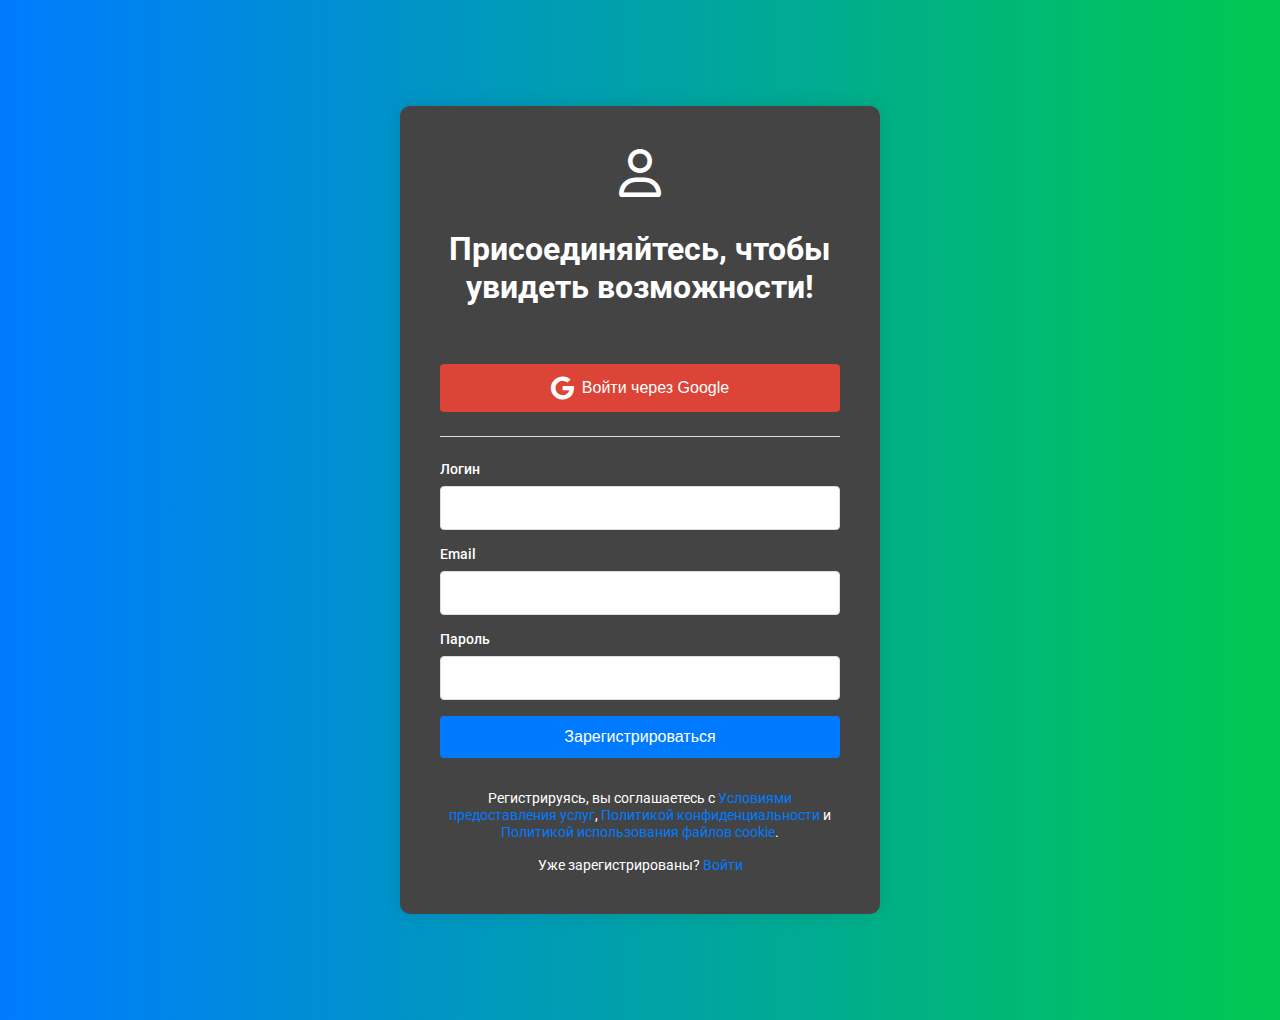
<file: Landing-page/src/auth/registration.html>
<!DOCTYPE html>
<html lang="ru">
    <head>
        <meta charset="UTF-8">
        <meta name="viewport" content="width=device-width, initial-scale=1.0">
        <link rel="preconnect" href="https://fonts.googleapis.com">
        <link rel="preconnect" href="https://fonts.gstatic.com" crossorigin>
        <link rel="stylesheet" href="https://cdnjs.cloudflare.com/ajax/libs/font-awesome/5.15.3/css/all.min.css" />
        <link rel="stylesheet" href="https://cdnjs.cloudflare.com/ajax/libs/font-awesome/6.0.0-beta3/css/all.min.css" />
        <link href="https://fonts.googleapis.com/css2?family=Roboto:wght@400;500;700&display=swap" rel="stylesheet">
        <link rel="stylesheet" href="../styles/style.css">
        <link rel="stylesheet" href="../styles/header.css">
        <link rel="stylesheet" href="../styles/animation.css">
        <link rel="stylesheet" href="../styles/registration.css">
    </head>
    <body>
        <div id="header"></div> 
        
        <main>
            <section class="hero">
                <div class="hero-bg">
                    <div class="hero-bg-overlay"></div>
                    <div class="hero-bg-particle"></div>
                    <div class="auth-container">
                        <div class="auth-form-container">
                            <div class="auth-form-header">
                                <div class="auth-form-logo">
                                    <i class="fa-regular fa-user"></i>
                                </div>
                                <h2 class="auth-form-title">Присоединяйтесь, чтобы увидеть возможности!</h2>
                            </div>
                            <div class="auth-form-content">
                                <button class="google-login-btn" id="googleSignInButton">
                                    <i class="fab fa-google"></i>
                                    Войти через Google
                                </button>
                                <div class="auth-form-separator">
                                    <span></span>
                                </div>
                                <form class="auth-form registration-form">
                                    <div class="form-group">
                                        <label for="login">Логин</label>
                                        <input type="text" id="login" name="login" required pattern="[a-zA-Z0-9_-]+" title="Логин может содержать только буквы, цифры, подчеркивания и тире">
                                    </div>
                                    <div class="form-group">
                                        <label for="email">Email</label>
                                        <input type="email" id="email" name="email" required pattern="^[\w-\.]+@([\w-]+\.)+[\w-]{2,4}$" title="Пожалуйста, введите корректный email-адрес">
                                    </div>
                                    <div class="form-group">
                                        <label for="password">Пароль</label>
                                        <input type="password" id="password" name="password" required pattern="[A-Za-z\d@$!%*?&]{8,}$" title="Пароль должен содержать не менее 8 символов">
                                    </div>
                                    <button type="submit" class="submit-btn">Зарегистрироваться</button>
                                </form>
                                <div class="auth-form-footer">
                                    <div class="auth-form-agreement">
                                        Регистрируясь, вы соглашаетесь с
                                        <a href="#">Условиями предоставления услуг</a>,
                                        <a href="#">Политикой конфиденциальности</a>
                                        и <a href="#">Политикой использования файлов cookie</a>.
                                    </div>
                                    <div class="auth-form-login-link">
                                        Уже зарегистрированы? <a href="#">Войти</a>
                                    </div>
                                </div>
                            </div>
                        </div>
                    </div>
                </div>
            </section>
        </main>

        <script src="../script.js"></script>
        <script src="../modules/header-footer.js"></script>
    </body>
</html>
</file>
<file: Landing-page/src/styles/style.css>
/* Общие стили */
body {
    font-family: 'Roboto', sans-serif;
    margin: 0;
    padding: 0;
}

.container {
    max-width: 1200px;
    margin: 0 auto;
    padding: 0 20px;
}

section,
.section {
    color: var(--default-color);
    background-color: var(--background-color);
    padding: 60px 0;
    scroll-margin-top: 118px;
    overflow: clip;
}

@media (max-width: 1199px) {

    section,
    .section {
        scroll-margin-top: 100px;
    }
}

/*--------------------------------------------------------------
# Global Section Titles
--------------------------------------------------------------*/
.section-title {
    text-align: center;
    padding-bottom: 20px;
    position: relative;
}

.section-title p {
    color: var(--heading-color);
    margin: 10px 0 0 0;
    font-size: 32px;
    font-weight: 700;
    font-family: var(--heading-font);
}

.section-title p .description-title {
    color: var(--accent-color);
}

.modal-skill {
    display: flex;
    justify-content: center;
    align-items: center;
    position: fixed;
    z-index: 1000;
    left: 0;
    top: 0;
    width: 100%;
    height: 100%;
    overflow-y: auto;
    background-color: rgba(0, 0, 0, 0.5);
    opacity: 0;
    visibility: hidden;
    transition: opacity 0.3s, visibility 0.3s;
  }
  
  .modal-skill.show {
    opacity: 1;
    visibility: visible;
  }
  
  .modal-skill-content {
    background-color: #fff;
    padding: 40px;
    border: none;
    border-radius: 8px;
    box-shadow: 0 0 30px rgba(0, 0, 0, 0.3);
    width: 50%;
    max-width: 600px;
    position: relative;
    animation: modalFadeIn 0.5s ease-out;
  }

  .tooltip {
    position: absolute;
    background-color: #333;
    color: #fff;
    padding: 10px;
    border-radius: 4px;
    font-size: 14px;
    max-width: 300px;
    z-index: 1000;
    display: none;
}
</file>
<file: Landing-page/src/styles/header.css>
/* Header Styles */
header {
    background: #fff;
    transition: all 0.5s;
    z-index: 997;
    padding: 15px 0;
    box-shadow: 0px 2px 15px rgba(0, 0, 0, 0.1);
    position: fixed;
    top: 0;
    left: 0;
    width: 100%;
}

.header-content {
    display: flex;
    justify-content: space-between;
    align-items: center;
    max-width: 1200px;
    margin: 0 auto;
    padding: 0 20px;
}

.logo {
    font-size: 28px;
    margin: 0;
    padding: 0;
    line-height: 1;
    font-weight: 700;
    letter-spacing: 0.5px;
    font-family: "Poppins", sans-serif;
}

.logo a {
    color: #45505b;
    text-decoration: none;
}

.logo a span {
    color: #106eea;
}

.nav-menu {
    margin: 0;
    padding: 0;
    display: flex;
    list-style: none;
    align-items: center;
}

.nav-menu li {
    position: relative;
}

.nav-menu a, .nav-menu a:focus {
    display: flex;
    align-items: center;
    justify-content: space-between;
    padding: 10px 0 10px 30px;
    font-family: "Poppins", sans-serif;
    font-size: 15px;
    font-weight: 500;
    color: #45505b;
    white-space: nowrap;
    transition: 0.3s;
    text-decoration: none;
}

.nav-menu a:hover, .nav-menu .active, .nav-menu .active:focus, .nav-menu li:hover > a {
    color: #106eea;
}

@media (max-width: 991px) {
    .nav-menu {
        display: none;
    }
}
</file>
<file: Landing-page/src/styles/animation.css>
.hero {
    position: relative;
    height: 100vh;
    display: flex;
    align-items: center;
    justify-content: center;
    background-image: linear-gradient(to right, #007bff, #00c851);
    color: #fff;
    overflow: hidden;
}

.hero-content {
    position: relative;
    text-align: center;
    max-width: 800px;
    padding: 0 20px;
    z-index: 1;
}

.hero-title {
    font-size: 4rem;
    font-weight: 700;
    margin-bottom: 1rem;
}

.hero-description {
    font-size: 1.5rem;
    margin-bottom: 2rem;
}

.hero-button {
    display: inline-block;
    background-color: #444;
    color: #fff;
    padding: 1rem 2rem;
    border-radius: 4px;
    text-decoration: none;
    font-size: 1.2rem;
    border: none;
    outline: none;
    cursor: pointer;
    position: relative;
    overflow: hidden;
    transition: background-color 0.3s, color 0.3s;
  }
  
  .hero-button::before {
    content: "";
    position: absolute;
    top: 50%;
    left: 50%;
    transform: translate(-50%, -50%);
    width: 0;
    height: 0;
    background-color: rgba(255, 255, 255, 0.2);
    border-radius: 50%;
    opacity: 0;
    transition: width 0.4s, height 0.4s, opacity 0.4s;
  }
  
  .hero-button:hover {
    background-color: #555;
  }
  
  .hero-button:hover::before {
    width: 200%;
    height: 200%;
    opacity: 1;
  }
  
  .hero-button,
  .hero-button:hover {
    color: #fff;
  }
</file>
<file: Landing-page/src/styles/registration.css>
.auth-container {
    background-color: #444;
    border-radius: 10px;
    box-shadow: 0 0 20px rgba(0, 0, 0, 0.1);
    padding: 40px;
    max-width: 400px;
    width: 100%;
}

.auth-form-container {
    display: flex;
    flex-direction: column;
    align-items: center;
}

.auth-form-header {
    text-align: center;
    margin-bottom: 2rem;
}

.auth-form-logo {
    font-size: 3rem;
    margin-bottom: 1rem;
}

.auth-form-title {
    font-size: 2rem;
    font-weight: 700;
}

.auth-form-content {
    width: 100%;
}

.google-login-btn {
    display: flex;
    align-items: center;
    justify-content: center;
    background-color: #DB4437;
    color: #fff;
    padding: 0.75rem 1.5rem;
    border-radius: 4px;
    font-size: 1rem;
    border: none;
    outline: none;
    cursor: pointer;
    transition: background-color 0.3s;
    width: 100%;
}

.google-login-btn:hover {
    background-color: #C53929;
}

.google-login-btn i {
    font-size: 1.5rem;
    margin-right: 0.5rem;
}

.auth-form-separator {
    display: flex;
    align-items: center;
    margin: 1.5rem 0;
}

.auth-form-separator span {
    flex-grow: 1;
    height: 1px;
    background-color: #ddd;
}

.registration-form {
    display: flex;
    flex-direction: column;
    gap: 1rem;
}

.form-group {
    display: flex;
    flex-direction: column;
}

.form-group label {
    font-size: 0.9rem;
    font-weight: 500;
    margin-bottom: 0.5rem;
}

.form-group input {
    padding: 0.75rem 1rem;
    border: 1px solid #ddd;
    border-radius: 4px;
    font-size: 1rem;
}

.submit-btn {
    background-color: #007bff;
    color: #fff;
    padding: 0.75rem 1.5rem;
    border-radius: 4px;
    font-size: 1rem;
    border: none;
    outline: none;
    cursor: pointer;
    transition: background-color 0.3s;

}

.submit-btn:hover {
    background-color: #0056b3;
}

.auth-form-footer {
    margin-top: 2rem;
    display: flex;
    flex-direction: column;
    align-items: center;
    gap: 1rem;
}

.auth-form-agreement {
    font-size: 0.9rem;
    text-align: center;
}

.auth-form-agreement a {
    color: #007bff;
    text-decoration: none;
}

.auth-form-agreement a:hover {
    text-decoration: underline;
}

.auth-form-login-link {
    font-size: 0.9rem;
}

.auth-form-login-link a {
    color: #007bff;
    text-decoration: none;
}

.auth-form-login-link a:hover {
    text-decoration: underline;
}
</file>
